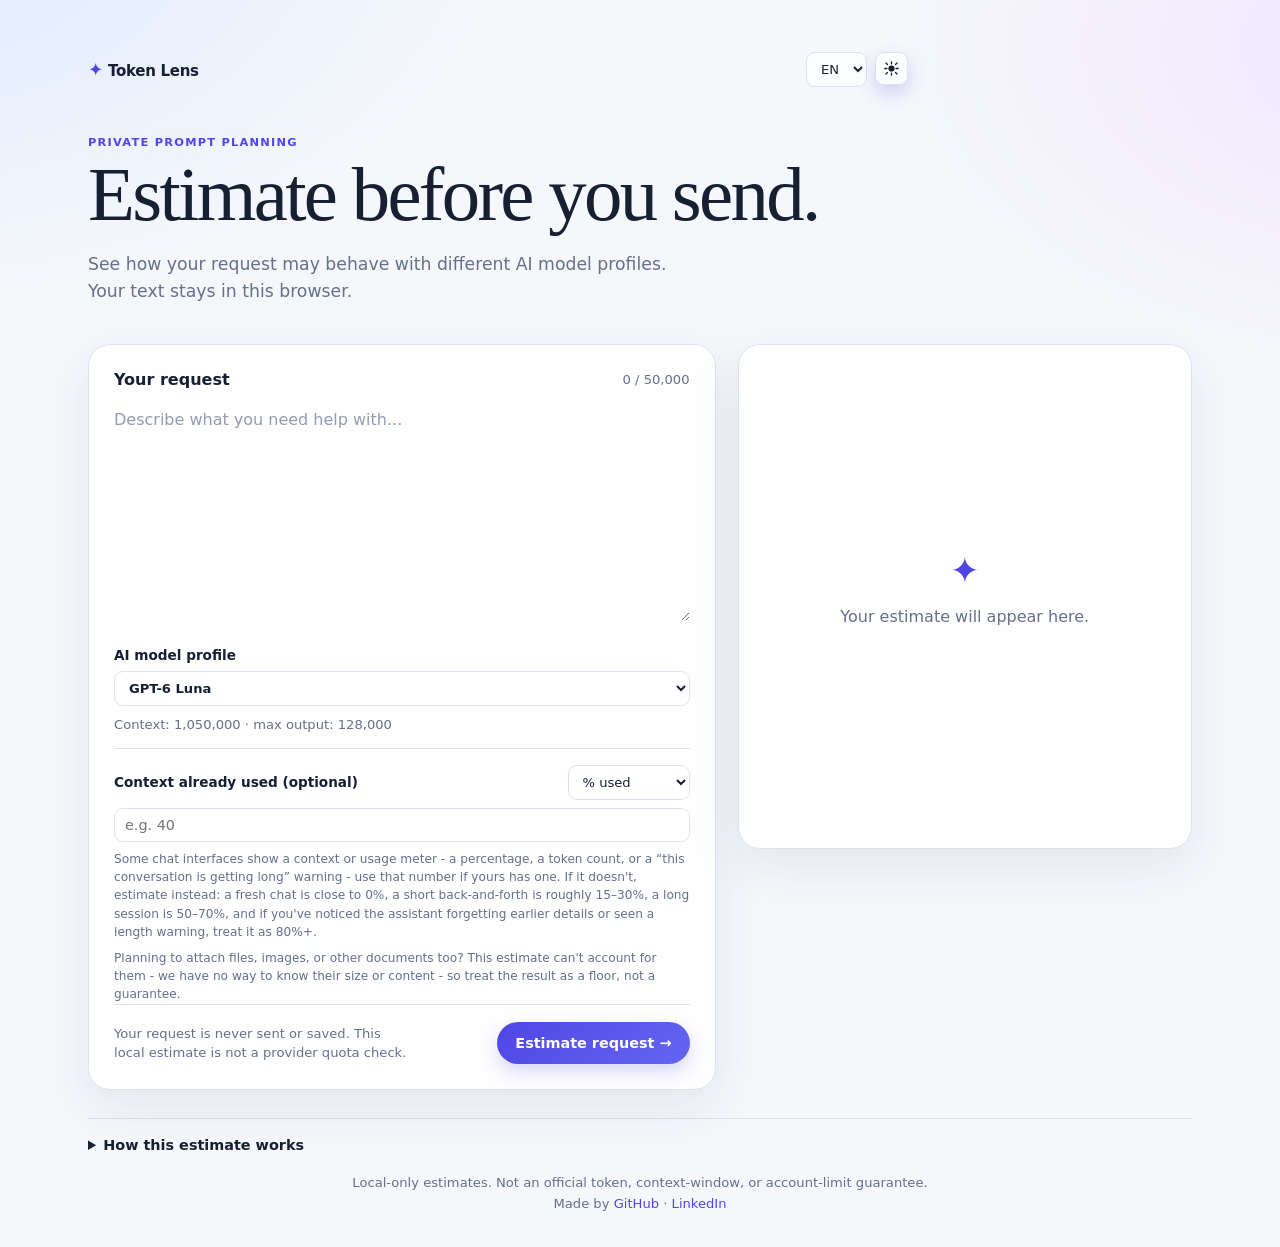
<file: index.html>
<!doctype html>
<html lang="en">
  <head>
    <meta charset="utf-8" />
    <meta name="viewport" content="width=device-width, initial-scale=1" />
    <meta
      name="description"
      content="A private, browser-only estimator for AI prompt and response size."
    />
    <meta name="robots" content="index, follow, max-image-preview:large" />
    <meta name="author" content="Token Limit Predictor contributors" />
    <meta name="theme-color" content="#f5f7fb" />
    <link
      rel="canonical"
      href="https://gvneshv.github.io/Token-Limit-Predictor/"
    />
    <meta property="og:type" content="website" />
    <meta property="og:site_name" content="Token Lens" />
    <meta property="og:title" content="Token Lens | AI prompt estimator" />
    <meta
      property="og:description"
      content="Estimate prompt size, response range, and model-specific token pressure locally in your browser."
    />
    <meta
      property="og:url"
      content="https://gvneshv.github.io/Token-Limit-Predictor/"
    />
    <meta
      property="og:image"
      content="https://gvneshv.github.io/Token-Limit-Predictor/assets/og-image.png"
    />
    <meta property="og:image:width" content="1200" />
    <meta property="og:image:height" content="630" />
    <meta property="og:locale" content="en_US" />
    <meta property="og:locale:alternate" content="uk_UA" />
    <meta name="twitter:card" content="summary_large_image" />
    <meta name="twitter:title" content="Token Lens | AI prompt estimator" />
    <meta
      name="twitter:description"
      content="Estimate prompt size, response range, and model-specific token pressure locally in your browser."
    />
    <meta
      name="twitter:image"
      content="https://gvneshv.github.io/Token-Limit-Predictor/assets/og-image.png"
    />
    <link rel="manifest" href="site.webmanifest" />
    <link rel="icon" href="assets/favicon.svg" type="image/svg+xml" />
    <link rel="apple-touch-icon" href="assets/favicon.svg" />
    <title>Token Limit Predictor</title>
    <link rel="stylesheet" href="assets/styles.css" />
  </head>
  <body>
    <!-- The whole application is static so it can run from GitHub Pages or a local file. -->
    <main class="shell">
      <header class="page-header">
        <div class="header-row">
          <a class="brand" href="./" aria-label="Token Limit Predictor home"
            ><span>✦</span> Token Lens</a
          >
          <!-- These browser-only preferences are enhanced and persisted by assets/app.js. -->
          <div class="preferences" aria-label="Display preferences">
            <label class="sr-only" for="language" data-i18n="languageLabel"
              >Language</label
            >
            <select id="language" aria-label="Language">
              <option value="en">EN</option>
              <option value="uk">UA</option>
            </select>
            <label class="sr-only" for="theme" data-i18n="themeLabel"
              >Theme</label
            >
            <button
              type="button"
              id="theme"
              class="theme-toggle"
              aria-pressed="false"
            >
              <svg
                class="icon-sun"
                viewBox="0 0 24 24"
                aria-hidden="true"
                focusable="false"
              >
                <circle cx="12" cy="12" r="4.4" fill="currentColor" />
                <g
                  stroke="currentColor"
                  stroke-width="1.8"
                  stroke-linecap="round"
                >
                  <path d="M12 2.5v3" />
                  <path d="M12 18.5v3" />
                  <path d="M4.2 4.2l2.1 2.1" />
                  <path d="M17.7 17.7l2.1 2.1" />
                  <path d="M2.5 12h3" />
                  <path d="M18.5 12h3" />
                  <path d="M4.2 19.8l2.1-2.1" />
                  <path d="M17.7 6.3l2.1-2.1" />
                </g>
              </svg>
              <svg
                class="icon-moon"
                viewBox="0 0 24 24"
                aria-hidden="true"
                focusable="false"
              >
                <path
                  fill="currentColor"
                  d="M20.4 14.7A8.6 8.6 0 1 1 9.3 3.6a7 7 0 0 0 11.1 11.1Z"
                />
              </svg>
            </button>
          </div>
        </div>
        <p class="eyebrow" data-i18n="eyebrow">Private prompt planning</p>
        <h1 data-i18n="headline">Estimate before you send.</h1>
        <p class="intro" data-i18n="intro">
          See how your request may behave with different AI model profiles. Your
          text stays in this browser.
        </p>
      </header>

      <section class="workspace" aria-label="Token prediction tool">
        <form id="predictor-form" class="request-card">
          <div class="field-heading">
            <label for="message" data-i18n="yourRequest">Your request</label
            ><span id="counter">0 / 50,000</span>
          </div>
          <textarea
            id="message"
            maxlength="50000"
            required
            data-i18n-placeholder="placeholder"
            placeholder="Describe what you need help with..."
          ></textarea>
          <label class="model-choice" for="model"
            ><span data-i18n="estimateProfile">AI model profile</span>
            <!-- Keep model choices in HTML as a no-script fallback. JavaScript rebuilds this list from the same profiles. -->
            <select id="model" name="model">
              <optgroup label="OpenAI">
                <option value="gpt-6-luna">GPT-6 Luna</option>
                <option value="gpt-6-1-sol">GPT-6.1 Sol</option>
                <option value="gpt-6-astra">GPT-6 Astra</option>
              </optgroup>
              <optgroup label="Anthropic">
                <option value="claude-haiku-5-5">Claude Haiku 5.5</option>
                <option value="claude-sonnet-5-5">Claude Sonnet 5.5</option>
                <option value="claude-opus-5-5">Claude Opus 5.5</option>
                <option value="claude-fable-5-1">Claude Fable 5.1</option>
              </optgroup>
              <optgroup label="Google">
                <option value="gemini-3-1-flash-lite">
                  Gemini 3.1 Flash-Lite
                </option>
                <option value="gemini-3-6-flash">Gemini 3.6 Flash</option>
                <option value="gemini-3-8-flash">Gemini 3.8 Flash</option>
                <option value="gemini-4-argon">Gemini 4 Argon</option>
              </optgroup>
              <optgroup label="Groq">
                <option value="qwen3-8-27b-groq">Qwen3.8 27B on Groq</option>
                <option value="gpt-oss-120b">GPT-OSS 120B on Groq</option>
              </optgroup>
              <optgroup label="Cursor">
                <option value="cursor-router">Cursor Router</option>
              </optgroup>
              <optgroup label="xAI">
                <option value="grok-4-7">Grok 4.7</option>
              </optgroup>
              <optgroup label="Mistral">
                <option value="mistral-large-4">Mistral Large 4</option>
                <option value="mistral-medium-3-5">Mistral Medium 3.5</option>
              </optgroup>
              <optgroup label="Cohere">
                <option value="command-a-plus">Cohere Command A+</option>
              </optgroup>
            </select>
          </label>
          <p class="profile-note" id="profile-note"></p>
          <div class="context-usage">
            <div class="context-usage-row">
              <label for="context-used" data-i18n="contextUsedLabel"
                >Context already used (optional)</label
              >
              <select id="context-unit" aria-label="Unit">
                <option value="percent" data-i18n="unitPercent">% used</option>
                <option value="tokens" data-i18n="unitTokens">
                  Tokens used
                </option>
              </select>
            </div>
            <input
              type="number"
              id="context-used"
              min="0"
              step="1"
              inputmode="numeric"
              data-i18n-placeholder="contextUsedPlaceholder"
              placeholder="e.g. 40"
            />
            <p class="context-help" data-i18n="contextHelp">
              Some chat interfaces show a context or usage meter - a percentage,
              a token count, or a "this conversation is getting long" warning -
              use that number if yours has one. If it doesn't, estimate instead:
              a fresh chat is close to 0%, a short back-and-forth is roughly
              15–30%, a long session is 50–70%, and if you've noticed the
              assistant forgetting earlier details or seen a length warning,
              treat it as 80%+.
            </p>
            <p class="context-help" data-i18n="attachmentsNote">
              Planning to attach files, images, or other documents too? This
              estimate can't account for them - we have no way to know their
              size or content - so treat the result as a floor, not a guarantee.
            </p>
          </div>
          <div class="form-footer">
            <p data-i18n="privacy">
              Your request is never sent or saved. This local estimate is not a
              provider quota check.
            </p>
            <button type="submit">
              <span id="submit-label" data-i18n="submit">Estimate request</span>
              <span aria-hidden="true">→</span>
            </button>
          </div>
        </form>

        <section
          class="results"
          aria-live="polite"
          aria-label="Prediction results"
        >
          <div class="empty-state" id="empty-state">
            <span class="spark">✦</span>
            <p data-i18n="empty">Your estimate will appear here.</p>
          </div>
          <div id="result-content" hidden>
            <div class="result-top">
              <div>
                <p class="eyebrow" data-i18n="model">Model profile</p>
                <strong id="result-model"></strong>
              </div>
              <span class="provider" id="provider"></span>
            </div>
            <dl>
              <div>
                <dt data-i18n="yourRequest">Your request</dt>
                <dd id="request-tokens"></dd>
              </div>
              <div>
                <dt data-i18n="expectedResponse">Expected response</dt>
                <dd id="response-tokens"></dd>
              </div>
              <div>
                <dt data-i18n="estimatedWork">Estimated total work</dt>
                <dd id="work-tokens"></dd>
              </div>
              <div>
                <dt data-i18n="difficulty">Difficulty level</dt>
                <dd id="difficulty"></dd>
              </div>
              <div>
                <dt data-i18n="limitLikelihood">Limit pressure</dt>
                <dd id="probability"></dd>
              </div>
              <div id="context-row" hidden>
                <dt data-i18n="contextSoFar">Context so far</dt>
                <dd id="context-summary"></dd>
              </div>
            </dl>
            <div class="recommendation">
              <p class="eyebrow" data-i18n="recommendationLabel">
                Recommendation
              </p>
              <strong id="recommendation"></strong>
            </div>
            <p class="note" id="note"></p>
          </div>
        </section>
      </section>

      <!-- Public documentation remains available before JavaScript localizes its labels. -->
      <details class="methodology">
        <summary data-i18n="methodologySummary">
          How this estimate works
        </summary>
        <p data-i18n="methodologyText">
          The calculator counts a local approximation of your input, detects
          complexity signals, then applies a published model-profile context and
          output budget. “Estimated total work” includes a conservative
          reasoning allowance for thinking models. It does not call any model or
          know your account limits.
        </p>
        <p
          id="specs-freshness"
          class="specs-freshness"
          data-i18n="specsFreshness"
        >
          Model specs last checked 2026-10-17. Providers revise context and
          output limits often - verify against the linked source before relying
          on exact numbers.
        </p>
        <div id="sources">
          <p class="source-title" data-i18n="source">Profile sources</p>
          <div class="source-list">
            <a
              href="https://developers.openai.com/api/docs/models"
              target="_blank"
              rel="noreferrer"
              >OpenAI</a
            >
            <a
              href="https://platform.claude.com/docs/en/about-claude/models/overview"
              target="_blank"
              rel="noreferrer"
              >Anthropic</a
            >
            <a
              href="https://ai.google.dev/gemini-api/docs/models"
              target="_blank"
              rel="noreferrer"
              >Google</a
            >
            <a
              href="https://console.groq.com/docs/models"
              target="_blank"
              rel="noreferrer"
              >Groq</a
            >
            <a
              href="https://cursor.com/help/models-and-usage/available-models"
              target="_blank"
              rel="noreferrer"
              >Cursor</a
            >
            <a
              href="https://docs.x.ai/developers/models"
              target="_blank"
              rel="noreferrer"
              >xAI</a
            >
            <a
              href="https://docs.mistral.ai/models"
              target="_blank"
              rel="noreferrer"
              >Mistral</a
            >
            <a
              href="https://docs.cohere.com/docs/command-a-plus"
              target="_blank"
              rel="noreferrer"
              >Cohere</a
            >
          </div>
        </div>
      </details>
      <!-- Structured data gives search engines an unambiguous application description. -->
      <script type="application/ld+json">
        {
          "@context": "https://schema.org",
          "@type": "WebApplication",
          "name": "Token Lens",
          "applicationCategory": "UtilitiesApplication",
          "applicationSubCategory": "AI prompt planning",
          "operatingSystem": "Any",
          "isAccessibleForFree": true,
          "description": "A private browser-only estimator for AI prompt size, response range, and model-specific token pressure."
        }
      </script>
      <footer>
        <p data-i18n="footer">
          Local-only estimates. Not an official token, context-window, or
          account-limit guarantee.
        </p>
        <p class="credit">
          <span data-i18n="madeBy">Made by</span>
          <a
            href="https://github.com/gvneshv"
            target="_blank"
            rel="noopener noreferrer"
            >GitHub</a
          >
          &middot;
          <a
            href="https://www.linkedin.com/in/mykhailo-kalchenko/"
            target="_blank"
            rel="noopener noreferrer"
            >LinkedIn</a
          >
        </p>
      </footer>
    </main>
    <script src="assets/app.js" defer></script>
  </body>
</html>
</file>
<file: assets/styles.css>
:root {
  /* Shared colour tokens keep light, dark, and system themes consistent. */
  color-scheme: light dark;
  --ink: #172033;
  --muted: #65708a;
  --paper: #f5f7fb;
  --card: #ffffffd9;
  --line: #dce2ec;
  --accent: #4f46e5;
  --accent-2: #0ea5e9;
  --accent-soft: #eef0ff;
  --shadow: 0 18px 50px #29385516;
}
* {
  box-sizing: border-box;
}
[hidden] {
  display: none !important;
}
body {
  /* Fixed, non-repeating gradients prevent visual tiling on long pages. */
  background:
    radial-gradient(70rem 45rem at -10% -12%, #dce8ff 0%, transparent 58%),
    radial-gradient(60rem 38rem at 110% 5%, #f1e5ff 0%, transparent 53%),
    var(--paper);
  background-attachment: fixed;
  background-repeat: no-repeat;
  color: var(--ink);
  font-family:
    Inter,
    ui-sans-serif,
    system-ui,
    -apple-system,
    sans-serif;
  margin: 0;
  min-height: 100vh;
}
.shell {
  margin: auto;
  max-width: 1160px;
  padding: 52px 28px 36px;
}
.page-header {
  max-width: 820px;
  margin-bottom: 38px;
}
.header-row {
  align-items: center;
  display: flex;
  justify-content: space-between;
  margin-bottom: 48px;
}
.brand {
  color: var(--ink);
  font-size: 0.94rem;
  font-weight: 800;
  letter-spacing: -0.02em;
  text-decoration: none;
}
.brand span {
  color: var(--accent);
  font-size: 1.15rem;
}
.preferences {
  display: flex;
  gap: 8px;
}
.preferences select,
.model-choice select,
.context-usage select {
  /* Native arrows make it clear that every control is a selectable menu. */
  appearance: auto;
  background: var(--card);
  border: 1px solid var(--line);
  border-radius: 9px;
  color: var(--ink);
  font: inherit;
  font-size: 0.82rem;
  padding: 8px 10px;
}
.preferences select {
  text-align: left;
}
.theme-toggle {
  align-items: center;
  background: var(--card);
  border: 1px solid var(--line);
  border-radius: 9px;
  color: var(--ink);
  cursor: pointer;
  display: flex;
  height: 33px;
  justify-content: center;
  padding: 0;
  width: 33px;
}
.theme-toggle svg {
  height: 17px;
  width: 17px;
}
.theme-toggle .icon-moon {
  display: none;
}
:root[data-theme="dark"] .theme-toggle .icon-sun {
  display: none;
}
:root[data-theme="dark"] .theme-toggle .icon-moon {
  display: block;
}
@media (prefers-color-scheme: dark) {
  :root:not([data-theme="light"]) .theme-toggle .icon-sun {
    display: none;
  }
  :root:not([data-theme="light"]) .theme-toggle .icon-moon {
    display: block;
  }
}
.eyebrow {
  color: var(--accent);
  font-size: 0.71rem;
  font-weight: 800;
  letter-spacing: 0.11em;
  margin: 0 0 10px;
  text-transform: uppercase;
}
h1 {
  font-family: Georgia, "Times New Roman", serif;
  font-size: clamp(2.7rem, 6vw, 5.2rem);
  font-weight: 500;
  letter-spacing: -0.035em;
  line-height: 0.94;
  margin: 0;
}
html[lang="uk"] h1 {
  /* Cyrillic needs slightly less negative tracking than the Latin headline. */
  letter-spacing: -0.015em;
}
.intro {
  color: var(--muted);
  font-size: 1.08rem;
  line-height: 1.58;
  margin: 20px 0 0;
  max-width: 620px;
}
.workspace {
  /* Cards are independently sized so result content never stretches the form. */
  align-items: start;
  display: grid;
  gap: 22px;
  grid-template-columns: minmax(0, 1.16fr) minmax(330px, 0.84fr);
}
.request-card,
.results {
  backdrop-filter: blur(18px);
  background: var(--card);
  border: 1px solid var(--line);
  border-radius: 22px;
  box-shadow: var(--shadow);
  padding: 25px;
}
.request-card {
  min-height: 505px;
}
.results {
  height: 505px;
  overflow: auto;
}
.field-heading,
.form-footer,
.result-top {
  align-items: center;
  display: flex;
  gap: 12px;
  justify-content: space-between;
}
label {
  font-size: 1rem;
  font-weight: 750;
}
#counter,
.form-footer p,
.profile-note,
.note,
footer,
.methodology p {
  color: var(--muted);
  font-size: 0.82rem;
}
textarea {
  background: transparent;
  border: 0;
  color: var(--ink);
  font: inherit;
  font-size: 1rem;
  line-height: 1.65;
  min-height: 232px;
  outline: 0;
  padding: 18px 0 12px;
  resize: vertical;
  width: 100%;
}
textarea::placeholder {
  color: #929cb0;
}
.model-choice {
  align-items: stretch;
  display: flex;
  flex-direction: column;
  font-size: 0.85rem;
  gap: 8px;
  margin-top: 22px;
}
.model-choice select {
  width: 100%;
}
.profile-note {
  line-height: 1.45;
  margin: 9px 0 14px;
}
.context-usage {
  border-top: 1px solid var(--line);
  margin-top: 6px;
  padding-top: 16px;
}
.context-usage-row {
  align-items: center;
  display: flex;
  gap: 10px;
  justify-content: space-between;
  margin-bottom: 8px;
}
.context-usage-row label {
  font-size: 0.85rem;
}
.context-usage input[type="number"] {
  background: var(--card);
  border: 1px solid var(--line);
  border-radius: 9px;
  color: var(--ink);
  font: inherit;
  font-size: 0.9rem;
  padding: 8px 10px;
  width: 100%;
}
.context-help {
  color: var(--muted);
  font-size: 0.76rem;
  line-height: 1.5;
  margin: 8px 0 0;
}
.form-footer {
  border-top: 1px solid var(--line);
  padding-top: 17px;
}
.form-footer p {
  line-height: 1.45;
  margin: 0;
  max-width: 300px;
}
button {
  background: linear-gradient(135deg, var(--accent), #6366f1);
  border: 0;
  border-radius: 999px;
  box-shadow: 0 8px 18px #4f46e536;
  color: #fff;
  cursor: pointer;
  font: inherit;
  font-size: 0.9rem;
  font-weight: 750;
  padding: 13px 18px;
  white-space: nowrap;
}
button:hover {
  filter: brightness(1.05);
  transform: translateY(-1px);
}
button:disabled {
  cursor: wait;
  opacity: 0.7;
  transform: none;
}
.empty-state {
  /* The hidden attribute is enforced above when a prediction replaces this state. */
  align-items: center;
  color: var(--muted);
  display: flex;
  flex-direction: column;
  height: 100%;
  justify-content: center;
  text-align: center;
}
.spark {
  color: var(--accent);
  font-size: 2.25rem;
}
.result-top {
  align-items: start;
}
.provider {
  background: var(--accent-soft);
  border-radius: 999px;
  color: var(--accent);
  font-size: 0.72rem;
  font-weight: 750;
  padding: 6px 9px;
}
dl {
  margin: 20px 0;
}
dl div {
  border-top: 1px solid var(--line);
  display: flex;
  gap: 12px;
  justify-content: space-between;
  padding: 14px 0;
}
dt {
  color: var(--muted);
  font-size: 0.9rem;
}
dd {
  font-size: 0.91rem;
  font-weight: 780;
  margin: 0;
  text-align: right;
}
.recommendation {
  background: linear-gradient(115deg, var(--accent-soft), #f6f5ff);
  border: 1px solid #dedfff;
  border-radius: 14px;
  padding: 15px;
}
.recommendation .eyebrow {
  margin-bottom: 5px;
}
.note {
  line-height: 1.48;
  margin: 15px 0 0;
}
.methodology {
  /* This disclosure keeps methodology and source links available without clutter. */
  border-top: 1px solid var(--line);
  margin-top: 28px;
  padding-top: 18px;
}
.methodology summary {
  cursor: pointer;
  font-size: 0.9rem;
  font-weight: 750;
}
.methodology p {
  line-height: 1.55;
  max-width: 780px;
}
.source-list {
  display: flex;
  flex-wrap: wrap;
  gap: 8px;
}
.specs-freshness {
  color: var(--muted);
  font-size: 0.78rem;
  line-height: 1.5;
  margin: 0 0 10px;
  max-width: 780px;
}
.source-list a {
  border: 1px solid var(--line);
  border-radius: 99px;
  color: var(--accent);
  font-size: 0.78rem;
  padding: 6px 9px;
  text-decoration: none;
}
footer {
  margin-top: 22px;
  text-align: center;
}
footer p {
  margin: 0;
}
.credit {
  margin-top: 6px !important;
}
.credit a {
  color: var(--accent);
  text-decoration: none;
}
.credit a:hover {
  text-decoration: underline;
}
.sr-only {
  clip: rect(0, 0, 0, 0);
  height: 1px;
  margin: -1px;
  overflow: hidden;
  position: absolute;
  width: 1px;
}
@media (prefers-color-scheme: dark) {
  /* System-theme defaults apply only when the user has not chosen light mode. */
  :root:not([data-theme="light"]) {
    --ink: #eff5ff;
    --muted: #9dabc1;
    --paper: #080b12;
    --card: #101725d9;
    --line: #253149;
    --accent: #8b9bff;
    --accent-2: #38bdf8;
    --accent-soft: #1a2450;
    --shadow: 0 22px 60px #00000055;
  }
  :root:not([data-theme="light"]) body {
    background:
      radial-gradient(65rem 42rem at -10% -20%, #17255c 0%, transparent 57%),
      radial-gradient(52rem 38rem at 108% 0%, #1d1644 0%, transparent 54%),
      var(--paper);
  }
  :root:not([data-theme="light"]) textarea::placeholder {
    color: #75839b;
  }
  :root:not([data-theme="light"]) .recommendation {
    background: linear-gradient(115deg, #1b2859, #141d3d);
    border-color: #2b3a79;
  }
}
:root[data-theme="dark"] {
  /* An explicit dark preference overrides the operating-system setting. */
  color-scheme: dark;
  --ink: #eff5ff;
  --muted: #9dabc1;
  --paper: #080b12;
  --card: #101725d9;
  --line: #253149;
  --accent: #8b9bff;
  --accent-2: #38bdf8;
  --accent-soft: #1a2450;
  --shadow: 0 22px 60px #00000055;
}
:root[data-theme="dark"] body {
  background:
    radial-gradient(65rem 42rem at -10% -20%, #17255c 0%, transparent 57%),
    radial-gradient(52rem 38rem at 108% 0%, #1d1644 0%, transparent 54%),
    var(--paper);
}
:root[data-theme="dark"] .recommendation {
  background: linear-gradient(115deg, #1b2859, #141d3d);
  border-color: #2b3a79;
}
:root[data-theme="light"] {
  color-scheme: light;
}
@media (max-width: 760px) {
  .shell {
    padding: 30px 17px 26px;
  }
  .header-row {
    margin-bottom: 32px;
  }
  .workspace {
    grid-template-columns: 1fr;
  }
  .request-card,
  .results {
    min-height: 465px;
    padding: 20px;
  }
  .results {
    height: 465px;
  }
  textarea {
    min-height: 210px;
  }
  .form-footer {
    align-items: flex-start;
    flex-direction: column;
  }
}
</file>
